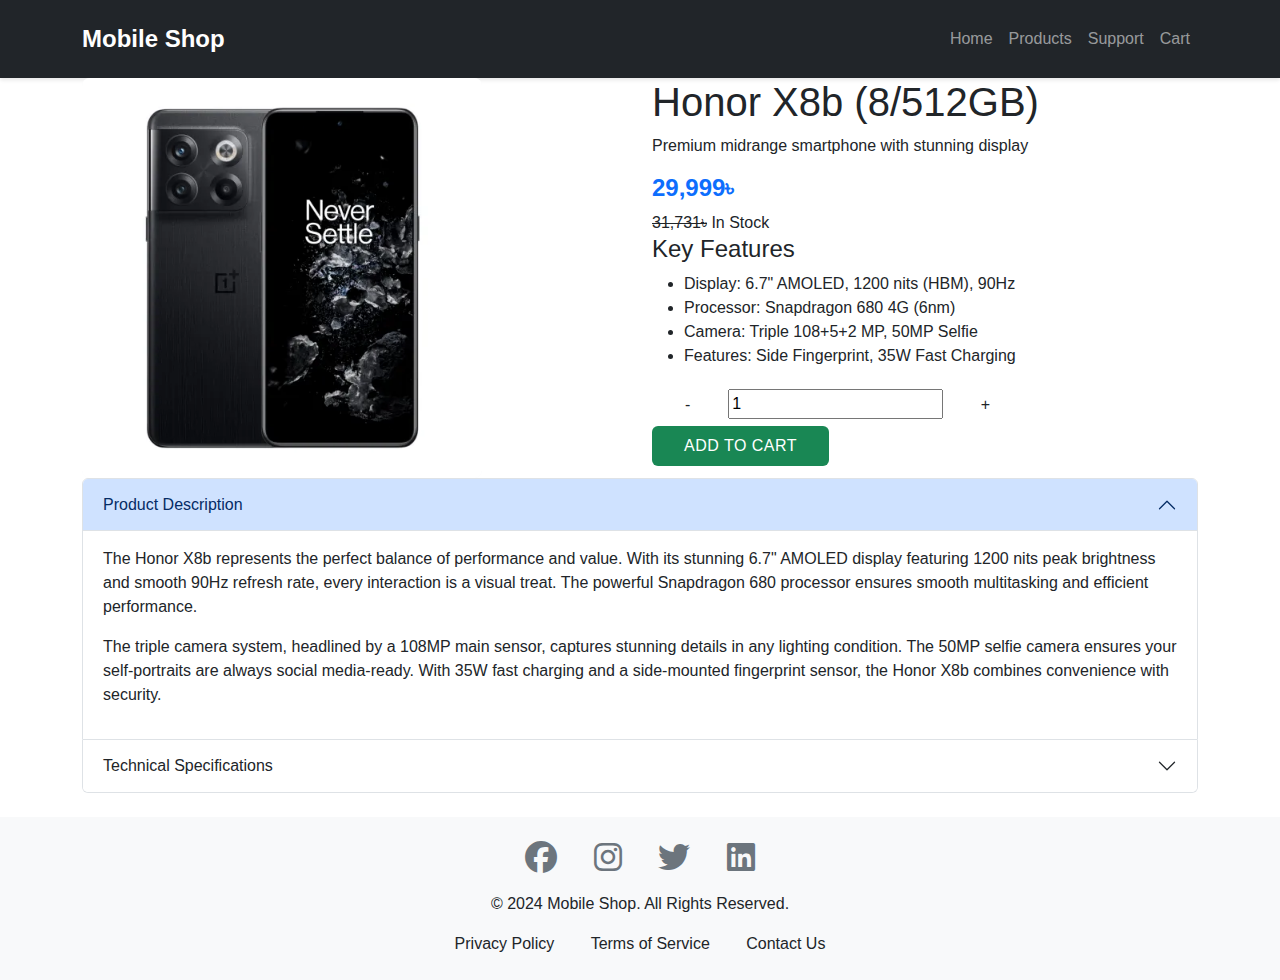
<file: index.html>
<!doctype html>
<html lang="en">
<head>
    <meta charset="utf-8">
    <meta name="viewport" content="width=device-width, initial-scale=1">
    <title>Mobile Shop - Product Details</title>
    <link href="https://cdn.jsdelivr.net/npm/bootstrap@5.3.3/dist/css/bootstrap.min.css" rel="stylesheet">
    <link rel="stylesheet" href="https://cdnjs.cloudflare.com/ajax/libs/font-awesome/6.7.2/css/all.min.css">
    <link rel="stylesheet" href="static/css/style.css">
</head>
<body>
    <!-- Header -->
    <header>
        <nav class="navbar navbar-expand-lg navbar-dark bg-dark">
            <div class="container">
                <a class="navbar-brand" href="#">Mobile Shop</a>
                <button class="navbar-toggler" type="button" data-bs-toggle="collapse"
                    data-bs-target="#navbarSupportedContent" aria-controls="navbarSupportedContent"
                    aria-expanded="false" aria-label="Toggle navigation">
                    <span class="navbar-toggler-icon"></span>
                </button>
                <div class="collapse navbar-collapse" id="navbarSupportedContent">
                    <ul class="navbar-nav ms-auto">
                        <li class="nav-item"><a class="nav-link" href="#">Home</a></li>
                        <li class="nav-item"><a class="nav-link" href="#products">Products</a></li>
                        <li class="nav-item"><a class="nav-link" href="#">Support</a></li>
                        <li class="nav-item"><a class="nav-link" href="#">Cart</a></li>
                    </ul>
                </div>
            </div>
        </nav>
    </header>

    <div class="container my5">
        <!-- Product Details -->
        <div class="row mb4">
            <!-- Column 1: Product Image Carousel -->
            <div class="col-md-6">
                <div id="productCarousel" class="carousel slide">
                    <div class="carousel-inner">
                        <div class="carousel-item active">
                            <img src="images/10t-black-500x500.webp" class="dblock w100" alt="Honor X8b">
                        </div>
                        <div class="carousel-item">
                            <img src="images/10t-green-500x500.webp" class="dblock w100" alt="Honor X8b">
                        </div>
                    </div>
                    <button class="carousel-control-prev" type="button" data-bs-target="#productCarousel" data-bs-slide="prev">
                        <span class="carousel-control-prev-icon"></span>
                    </button>
                    <button class="carousel-control-next" type="button" data-bs-target="#productCarousel" data-bs-slide="next">
                        <span class="carousel-control-next-icon"></span>
                    </button>
                </div>
            </div>

            <!-- Column 2: Product Info -->
            <div class="col-md-6">
                <h1 class="producttitle">Honor X8b (8/512GB)</h1>
                <p class="productsubtitle">Premium midrange smartphone with stunning display</p>
                
                <div class="pricesection">
                    <h3 class="price">29,999৳</h3>
                    <span class="originalprice"><s>31,731৳</s></span>
                    <span class="stockstatus instock">In Stock</span>
                </div>

                <div class="features">
                    <h4>Key Features</h4>
                    <ul class="featureslist">
                        <li>Display: 6.7" AMOLED, 1200 nits (HBM), 90Hz</li>
                        <li>Processor: Snapdragon 680 4G (6nm)</li>
                        <li>Camera: Triple 108+5+2 MP, 50MP Selfie</li>
                        <li>Features: Side Fingerprint, 35W Fast Charging</li>
                    </ul>
                </div>

                <div class="purchaseoptions">
                    <div class="quantityselector">
                        <button class="btn btnsecondary">-</button>
                        <input type="number" value="1" min="1" class="formcontrol">
                        <button class="btn btnsecondary">+</button>
                    </div>
                    <button class="btn btn-success">Add to Cart</button>
                </div>
            </div>
        </div>

        <!-- Accordion Section -->
        <div class="row">
            <div class="col-12">
                <div class="accordion" id="productAccordion">
                    <!-- Product Description -->
                    <div class="accordion-item">
                        <h2 class="accordion-header">
                            <button class="accordion-button" type="button" data-bs-toggle="collapse" data-bs-target="#description">
                                Product Description
                            </button>
                        </h2>
                        <div id="description" class="accordion-collapse collapse show" data-bs-parent="#productAccordion">
                            <div class="accordion-body">
                                <p>The Honor X8b represents the perfect balance of performance and value. With its stunning 6.7" AMOLED display featuring 1200 nits peak brightness and smooth 90Hz refresh rate, every interaction is a visual treat. The powerful Snapdragon 680 processor ensures smooth multitasking and efficient performance.</p>
                                <p>The triple camera system, headlined by a 108MP main sensor, captures stunning details in any lighting condition. The 50MP selfie camera ensures your self-portraits are always social media-ready. With 35W fast charging and a side-mounted fingerprint sensor, the Honor X8b combines convenience with security.</p>
                            </div>
                        </div>
                    </div>

                    <!-- Technical Specifications -->
                    <div class="accordion-item">
                        <h2 class="accordion-header">
                            <button class="accordion-button collapsed" type="button" data-bs-toggle="collapse" data-bs-target="#specifications">
                                Technical Specifications
                            </button>
                        </h2>
                        <div id="specifications" class="accordion-collapse collapse" data-bs-parent="#productAccordion">
                            <div class="accordion-body">
                                <table class="table table-striped">
                                    <tbody>
                                        <tr>
                                            <td>Display</td>
                                            <td>6.7" AMOLED, 1200 nits, 90Hz refresh rate</td>
                                        </tr>
                                        <tr>
                                            <td>Processor</td>
                                            <td>Qualcomm Snapdragon 680 4G (6nm)</td>
                                        </tr>
                                        <tr>
                                            <td>RAM & Storage</td>
                                            <td>8GB RAM, 512GB Storage</td>
                                        </tr>
                                        <tr>
                                            <td>Camera Setup</td>
                                            <td>Triple Rear: 108MP + 5MP + 2MP, Front: 50MP</td>
                                        </tr>
                                        <tr>
                                            <td>Battery & Charging</td>
                                            <td>35W Fast Charging Support</td>
                                        </tr>
                                        <tr>
                                            <td>Security</td>
                                            <td>Side-mounted Fingerprint Scanner</td>
                                        </tr>
                                    </tbody>
                                </table>
                            </div>
                        </div>
                    </div>
                </div>
            </div>
        </div>
    </div>

    <!-- Footer -->
    <footer class="bg-light py-4 mt-4">
        <div class="container text-center">
            <div class="mb-3">
                <a href="#" class="me-3"><i class="fa-brands fa-facebook fa-2x"></i></a>
                <a href="#" class="me-3"><i class="fa-brands fa-instagram fa-2x"></i></a>
                <a href="#" class="me-3"><i class="fa-brands fa-twitter fa-2x"></i></a>
                <a href="#"><i class="fa-brands fa-linkedin fa-2x"></i></a>
            </div>

            <p>&copy; 2024 Mobile Shop. All Rights Reserved.</p>

            <div>
                <a href="#" class="text-dark me-3">Privacy Policy</a>
                <a href="#" class="text-dark me-3">Terms of Service</a>
                <a href="#" class="text-dark">Contact Us</a>
            </div>
        </div>
    </footer>

    <script src="https://cdn.jsdelivr.net/npm/bootstrap@5.3.3/dist/js/bootstrap.bundle.min.js"></script>
</body>
</html>
</file>
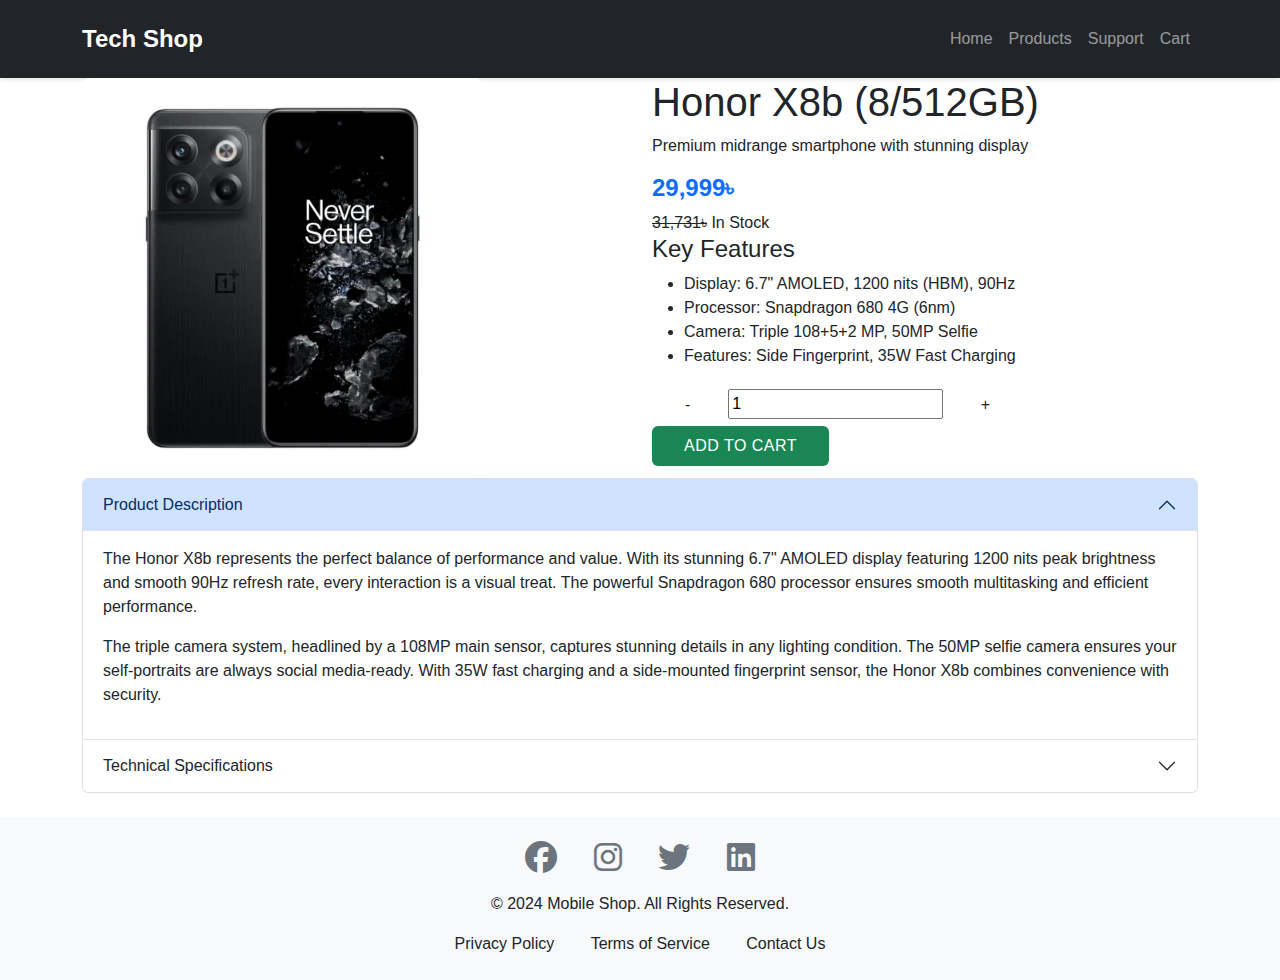
<file: product-display.html>
<!doctype html>
<html lang="en">
<head>
    <meta charset="utf-8">
    <meta name="viewport" content="width=device-width, initial-scale=1">
    <title>Mobile Shop - Product Details</title>
    <link href="https://cdn.jsdelivr.net/npm/bootstrap@5.3.3/dist/css/bootstrap.min.css" rel="stylesheet">
    <link rel="stylesheet" href="https://cdnjs.cloudflare.com/ajax/libs/font-awesome/6.7.2/css/all.min.css">
    <link rel="stylesheet" href="static/css/style.css">
</head>
<body>
    <!-- Header -->
    <header>
        <nav class="navbar navbar-expand-lg navbar-dark bg-dark">
            <div class="container">
                <a class="navbar-brand" href="#">Tech Shop</a>
                <button class="navbar-toggler" type="button" data-bs-toggle="collapse"
                    data-bs-target="#navbarSupportedContent" aria-controls="navbarSupportedContent"
                    aria-expanded="false" aria-label="Toggle navigation">
                    <span class="navbar-toggler-icon"></span>
                </button>
                <div class="collapse navbar-collapse" id="navbarSupportedContent">
                    <ul class="navbar-nav ms-auto">
                        <li class="nav-item"><a class="nav-link" href="#">Home</a></li>
                        <li class="nav-item"><a class="nav-link" href="#products">Products</a></li>
                        <li class="nav-item"><a class="nav-link" href="#">Support</a></li>
                        <li class="nav-item"><a class="nav-link" href="#">Cart</a></li>
                    </ul>
                </div>
            </div>
        </nav>
    </header>

    <div class="container my5">
        <!-- Product Details -->
        <div class="row mb4">
            <!-- Column 1: Product Image Carousel -->
            <div class="col-md-6">
                <div id="productCarousel" class="carousel slide">
                    <div class="carousel-inner">
                        <div class="carousel-item active">
                            <img src="images/10t-black-500x500.webp" class="dblock w100" alt="Honor X8b">
                        </div>
                        <div class="carousel-item">
                            <img src="images/10t-green-500x500.webp" class="dblock w100" alt="Honor X8b">
                        </div>
                    </div>
                    <button class="carousel-control-prev" type="button" data-bs-target="#productCarousel" data-bs-slide="prev">
                        <span class="carousel-control-prev-icon"></span>
                    </button>
                    <button class="carousel-control-next" type="button" data-bs-target="#productCarousel" data-bs-slide="next">
                        <span class="carousel-control-next-icon"></span>
                    </button>
                </div>
            </div>

            <!-- Column 2: Product Info -->
            <div class="col-md-6">
                <h1 class="producttitle">Honor X8b (8/512GB)</h1>
                <p class="productsubtitle">Premium midrange smartphone with stunning display</p>
                
                <div class="pricesection">
                    <h3 class="price">29,999৳</h3>
                    <span class="originalprice"><s>31,731৳</s></span>
                    <span class="stockstatus instock">In Stock</span>
                </div>

                <div class="features">
                    <h4>Key Features</h4>
                    <ul class="featureslist">
                        <li>Display: 6.7" AMOLED, 1200 nits (HBM), 90Hz</li>
                        <li>Processor: Snapdragon 680 4G (6nm)</li>
                        <li>Camera: Triple 108+5+2 MP, 50MP Selfie</li>
                        <li>Features: Side Fingerprint, 35W Fast Charging</li>
                    </ul>
                </div>

                <div class="purchaseoptions">
                    <div class="quantityselector">
                        <button class="btn btnsecondary">-</button>
                        <input type="number" value="1" min="1" class="formcontrol">
                        <button class="btn btnsecondary">+</button>
                    </div>
                    <button class="btn btn-success">Add to Cart</button>
                </div>
            </div>
        </div>

        <!-- Accordion Section -->
        <div class="row">
            <div class="col-12">
                <div class="accordion" id="productAccordion">
                    <!-- Product Description -->
                    <div class="accordion-item">
                        <h2 class="accordion-header">
                            <button class="accordion-button" type="button" data-bs-toggle="collapse" data-bs-target="#description">
                                Product Description
                            </button>
                        </h2>
                        <div id="description" class="accordion-collapse collapse show" data-bs-parent="#productAccordion">
                            <div class="accordion-body">
                                <p>The Honor X8b represents the perfect balance of performance and value. With its stunning 6.7" AMOLED display featuring 1200 nits peak brightness and smooth 90Hz refresh rate, every interaction is a visual treat. The powerful Snapdragon 680 processor ensures smooth multitasking and efficient performance.</p>
                                <p>The triple camera system, headlined by a 108MP main sensor, captures stunning details in any lighting condition. The 50MP selfie camera ensures your self-portraits are always social media-ready. With 35W fast charging and a side-mounted fingerprint sensor, the Honor X8b combines convenience with security.</p>
                            </div>
                        </div>
                    </div>

                    <!-- Technical Specifications -->
                    <div class="accordion-item">
                        <h2 class="accordion-header">
                            <button class="accordion-button collapsed" type="button" data-bs-toggle="collapse" data-bs-target="#specifications">
                                Technical Specifications
                            </button>
                        </h2>
                        <div id="specifications" class="accordion-collapse collapse" data-bs-parent="#productAccordion">
                            <div class="accordion-body">
                                <table class="table table-striped">
                                    <tbody>
                                        <tr>
                                            <td>Display</td>
                                            <td>6.7" AMOLED, 1200 nits, 90Hz refresh rate</td>
                                        </tr>
                                        <tr>
                                            <td>Processor</td>
                                            <td>Qualcomm Snapdragon 680 4G (6nm)</td>
                                        </tr>
                                        <tr>
                                            <td>RAM & Storage</td>
                                            <td>8GB RAM, 512GB Storage</td>
                                        </tr>
                                        <tr>
                                            <td>Camera Setup</td>
                                            <td>Triple Rear: 108MP + 5MP + 2MP, Front: 50MP</td>
                                        </tr>
                                        <tr>
                                            <td>Battery & Charging</td>
                                            <td>35W Fast Charging Support</td>
                                        </tr>
                                        <tr>
                                            <td>Security</td>
                                            <td>Side-mounted Fingerprint Scanner</td>
                                        </tr>
                                    </tbody>
                                </table>
                            </div>
                        </div>
                    </div>
                </div>
            </div>
        </div>
    </div>

    <!-- Footer -->
    <footer class="bg-light py-4 mt-4">
        <div class="container text-center">
            <div class="mb-3">
                <a href="#" class="me-3"><i class="fa-brands fa-facebook fa-2x"></i></a>
                <a href="#" class="me-3"><i class="fa-brands fa-instagram fa-2x"></i></a>
                <a href="#" class="me-3"><i class="fa-brands fa-twitter fa-2x"></i></a>
                <a href="#"><i class="fa-brands fa-linkedin fa-2x"></i></a>
            </div>

            <p>&copy; 2024 Mobile Shop. All Rights Reserved.</p>

            <div>
                <a href="#" class="text-dark me-3">Privacy Policy</a>
                <a href="#" class="text-dark me-3">Terms of Service</a>
                <a href="#" class="text-dark">Contact Us</a>
            </div>
        </div>
    </footer>

    <script src="https://cdn.jsdelivr.net/npm/bootstrap@5.3.3/dist/js/bootstrap.bundle.min.js"></script>
</body>
</html>
</file>
<file: static/css/style.css>
/* General Styles */
        body {
            font-family: -apple-system, BlinkMacSystemFont, 'Segoe UI', Roboto, Oxygen, Ubuntu, Cantarell, sans-serif;
        }

        /* Navbar Styles */
        .navbar {
            box-shadow: 0 2px 4px rgba(0,0,0,0.1);
            padding: 1rem 0;
        }

        .navbar-brand {
            font-size: 1.5rem;
            font-weight: 600;
        }

        /* Product Card Styles */
        .product-card {
            border: 1px solid #e0e0e0;
            border-radius: 8px;
            padding: 1.5rem;
            margin-bottom: 2rem;
            background: #fff;
            box-shadow: 0 2px 4px rgba(0,0,0,0.05);
            transition: transform 0.2s;
        }

        .product-card:hover {
            transform: translateY(-5px);
            box-shadow: 0 4px 8px rgba(0,0,0,0.1);
        }

        /* Product Image Styles */
        .carousel-item img {
            height: 400px;
            object-fit: contain;
            background: #f8f9fa;
            border-radius: 8px;
        }

        /* Product Info Styles */
        .product-title {
            font-size: 1.75rem;
            font-weight: 600;
            margin-bottom: 0.5rem;
            color: #212529;
        }

        .product-subtitle {
            color: #6c757d;
            font-size: 1.1rem;
            margin-bottom: 1.5rem;
        }

        .price-section {
            margin: 1.5rem 0;
            padding: 1rem 0;
            border-top: 1px solid #e0e0e0;
            border-bottom: 1px solid #e0e0e0;
        }

        .price {
            font-size: 1.5rem;
            font-weight: 600;
            color: #0d6efd;
        }

        .original-price {
            color: #6c757d;
            text-decoration: line-through;
            margin-left: 1rem;
        }

        /* Features List Styles */
        .features-list {
            padding-left: 0;
            list-style: none;
        }

        .features-list li {
            margin-bottom: 0.75rem;
            position: relative;
            padding-left: 1.5rem;
        }

        .features-list li:before {
            content: "•";
            position: absolute;
            left: 0;
            color: #0d6efd;
            font-weight: bold;
        }

        /* Button Styles */
        .btn {
            padding: 0.5rem 2rem;
            font-weight: 500;
            text-transform: uppercase;
            letter-spacing: 0.5px;
        }

        .btn-success {
            background-color: #198754;
            border: none;
            transition: background-color 0.2s;
        }

        .btn-success:hover {
            background-color: #146c43;
        }

        .btn-secondary:disabled {
            background-color: #6c757d;
            opacity: 0.8;
        }

        /* Stock Status */
        .stock-status {
            display: inline-block;
            padding: 0.25rem 1rem;
            border-radius: 4px;
            font-size: 0.875rem;
            font-weight: 500;
            margin-bottom: 1rem;
        }

        .in-stock {
            background-color: #d4edda;
            color: #155724;
        }

        .out-of-stock {
            background-color: #f8d7da;
            color: #721c24;
        }

        /* Footer Styles */
        footer {
            background-color: #f8f9fa;
            padding: 2rem 0;
            margin-top: 4rem;
        }

        footer a {
            color: #6c757d;
            margin: 0 1rem;
            text-decoration: none;
            transition: color 0.2s;
        }

        footer a:hover {
            color: #212529;
        }

        /* Responsive Adjustments */
        @media (max-width: 768px) {
            .carousel-item img {
                height: 300px;
            }

            .product-title {
                font-size: 1.5rem;
            }

            .price {
                font-size: 1.25rem;
            }
        }

        /* Loading Animation */
        .loading {
            opacity: 0.7;
            transition: opacity 0.3s;
        }

        /* Hover Effects */
        .product-card .btn {
            transform: translateY(0);
            transition: transform 0.2s;
        }

        .product-card:hover .btn {
            transform: translateY(-2px);
        }

        /* Color Options */
        .color-options {
            display: flex;
            gap: 0.5rem;
            margin: 1rem 0;
        }

        .color-option {
            width: 24px;
            height: 24px;
            border-radius: 50%;
            border: 2px solid #fff;
            box-shadow: 0 0 0 1px #e0e0e0;
            cursor: pointer;
            transition: transform 0.2s;
        }

        .color-option:hover {
            transform: scale(1.1);
        }

        /* Quantity Selector */
        .quantity-selector {
            display: flex;
            align-items: center;
            gap: 0.5rem;
            margin: 1rem 0;
        }

        .quantity-selector input {
            width: 60px;
            text-align: center;
            padding: 0.375rem;
            border: 1px solid #ced4da;
            border-radius: 4px;
        }

        .quantity-selector button {
            padding: 0.375rem 0.75rem;
            background: #f8f9fa;
            border: 1px solid #ced4da;
            border-radius: 4px;
        }
</file>
